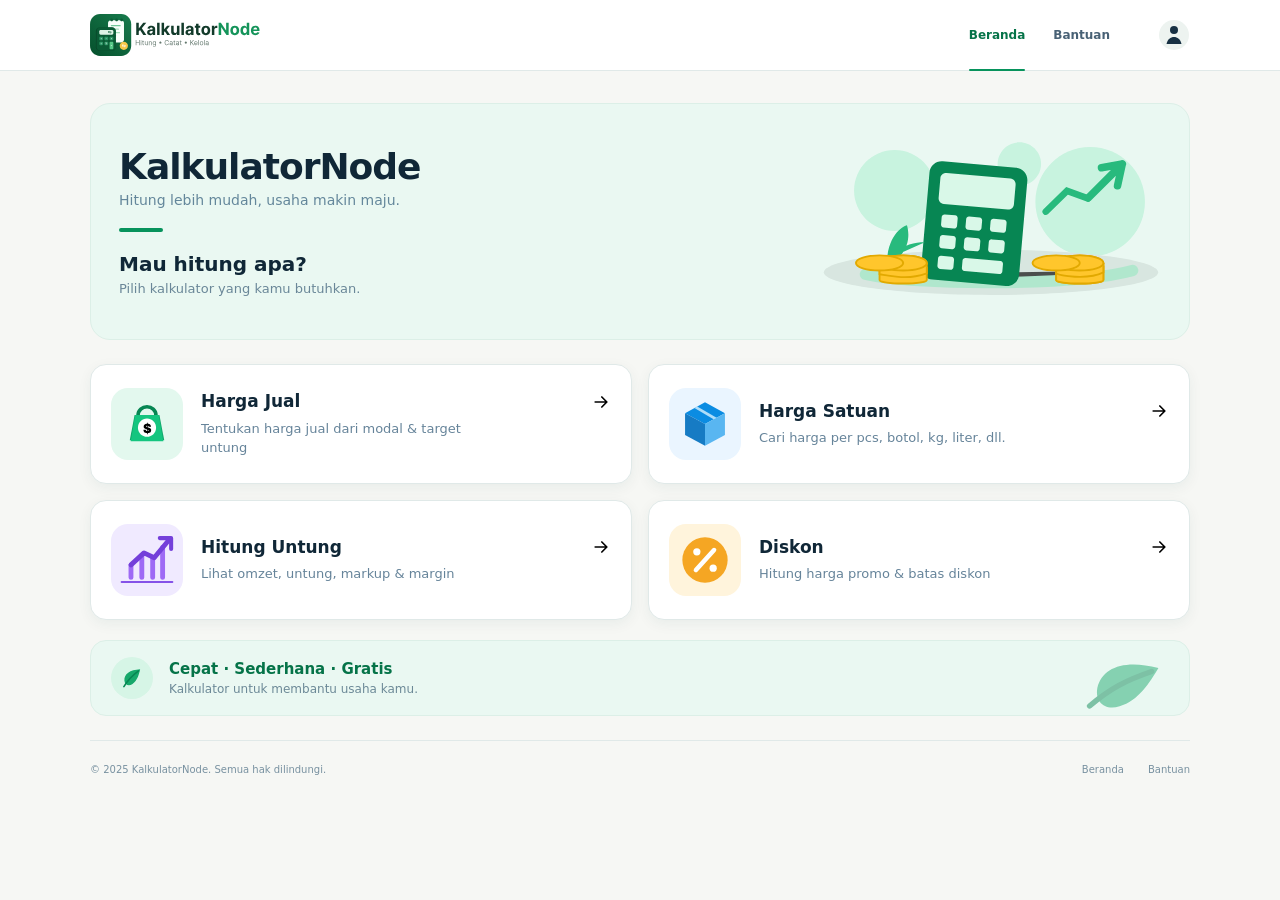
<file: index.html>
<!doctype html>
<html lang="id">
  <head>
    <meta charset="UTF-8" />
    <meta name="viewport" content="width=device-width, initial-scale=1.0" />

    <title>KalkulatorNode — Hitung jualan lebih cepat</title>
    <meta
      name="description"
      content="Kalkulator sederhana untuk membantu menghitung harga jual, harga satuan, keuntungan, dan diskon."
    />
    <meta
      name="google-site-verification"
      content="RHm2wVko2S-yrDGbqZK4yYRTkVYjeogiO4G1S4E4eOU"
    />

    <script
      async
      src="https://www.googletagmanager.com/gtag/js?id=G-4YCK82YBDP"
    ></script>
    <script>
      window.dataLayer = window.dataLayer || [];
      function gtag() {
        dataLayer.push(arguments);
      }
      gtag("js", new Date());
      gtag("config", "G-4YCK82YBDP");
    </script>

    <link rel="icon" type="image/svg+xml" href="assets/logo/favicon.svg" />
    <link rel="stylesheet" href="css/style.css" />
  </head>

  <body>
    <div class="app">
      <header class="site-header">
        <div class="site-header__inner">
          <a
            class="brand"
            href="index.html"
            aria-label="KalkulatorNode Beranda"
          >
            <img
              class="brand__full"
              src="assets/logo/logo-full.svg"
              alt="KalkulatorNode"
            />
          </a>

          <nav class="site-nav" aria-label="Navigasi utama">
            <a class="site-nav__link site-nav__link--active" href="index.html"
              >Beranda</a
            >
            <a class="site-nav__link" href="#bantuan">Bantuan</a>
          </nav>

          <img
            class="profile-icon"
            src="assets/icons/profile.svg"
            alt=""
            aria-hidden="true"
          />
        </div>
      </header>

      <main class="main">
        <section class="hero" aria-labelledby="hero-title">
          <div class="hero__content">
            <h1 id="hero-title">KalkulatorNode</h1>
            <p>Hitung lebih mudah, usaha makin maju.</p>
            <div class="hero__divider" aria-hidden="true"></div>
            <h2>Mau hitung apa?</h2>
            <span>Pilih kalkulator yang kamu butuhkan.</span>
          </div>
          <div class="hero__illustration">
            <img
              src="assets/illustration/calculator-finance.svg"
              alt="Ilustrasi kalkulator dan keuangan"
            />
          </div>
        </section>

        <section class="calculator-list" aria-label="Daftar kalkulator">
          <button class="calculator-card" data-calculator="harga-jual">
            <div class="calculator-icon calculator-icon--price">
              <img src="assets/icons/harga-jual.svg" alt="" />
            </div>

            <div class="calculator-content">
              <div class="calculator-title-row">
                <h2>Harga Jual</h2>
                <img
                  class="calculator-arrow"
                  src="assets/icons/arrow-right.svg"
                  alt=""
                />
              </div>

              <p>Tentukan harga jual dari modal &amp; target untung</p>
            </div>
          </button>

          <button class="calculator-card" data-calculator="harga-satuan">
            <div class="calculator-icon calculator-icon--unit">
              <img src="assets/icons/harga-satuan.svg" alt="" />
            </div>

            <div class="calculator-content">
              <div class="calculator-title-row">
                <h2>Harga Satuan</h2>
                <img
                  class="calculator-arrow"
                  src="assets/icons/arrow-right.svg"
                  alt=""
                />
              </div>

              <p>Cari harga per pcs, botol, kg, liter, dll.</p>
            </div>
          </button>

          <button class="calculator-card" data-calculator="hitung-untung">
            <div class="calculator-icon calculator-icon--profit">
              <img src="assets/icons/hitung-untung.svg" alt="" />
            </div>

            <div class="calculator-content">
              <div class="calculator-title-row">
                <h2>Hitung Untung</h2>
                <img
                  class="calculator-arrow"
                  src="assets/icons/arrow-right.svg"
                  alt=""
                />
              </div>

              <p>Lihat omzet, untung, markup &amp; margin</p>
            </div>
          </button>

          <button class="calculator-card" data-calculator="diskon">
            <div class="calculator-icon calculator-icon--discount">
              <img src="assets/icons/diskon.svg" alt="" />
            </div>

            <div class="calculator-content">
              <div class="calculator-title-row">
                <h2>Diskon</h2>
                <img
                  class="calculator-arrow"
                  src="assets/icons/arrow-right.svg"
                  alt=""
                />
              </div>

              <p>Hitung harga promo &amp; batas diskon</p>
            </div>
          </button>
        </section>

        <aside
          class="monetization-slot"
          data-adsense-slot
          aria-label="Iklan"
          hidden
        ></aside>

        <section
          class="quick-hint"
          id="bantuan"
          aria-label="Informasi KalkulatorNode"
        >
          <img class="quick-hint__icon" src="assets/icons/leaf.svg" alt="" />
          <div class="quick-hint__copy">
            <strong>Cepat · Sederhana · Gratis</strong>
            <p>Kalkulator untuk membantu usaha kamu.</p>
          </div>
          <img
            class="quick-hint__decoration"
            src="assets/icons/leaf.svg"
            alt=""
            aria-hidden="true"
          />
        </section>
      </main>

      <footer class="site-footer">
        <span>© 2025 KalkulatorNode. Semua hak dilindungi.</span>
        <nav aria-label="Navigasi footer">
          <a href="index.html">Beranda</a>
          <a href="#bantuan">Bantuan</a>
        </nav>
      </footer>
    </div>

    <script src="js/app.js"></script>
    <script src="js/adsense.js"></script>
  </body>
</html>
</file>
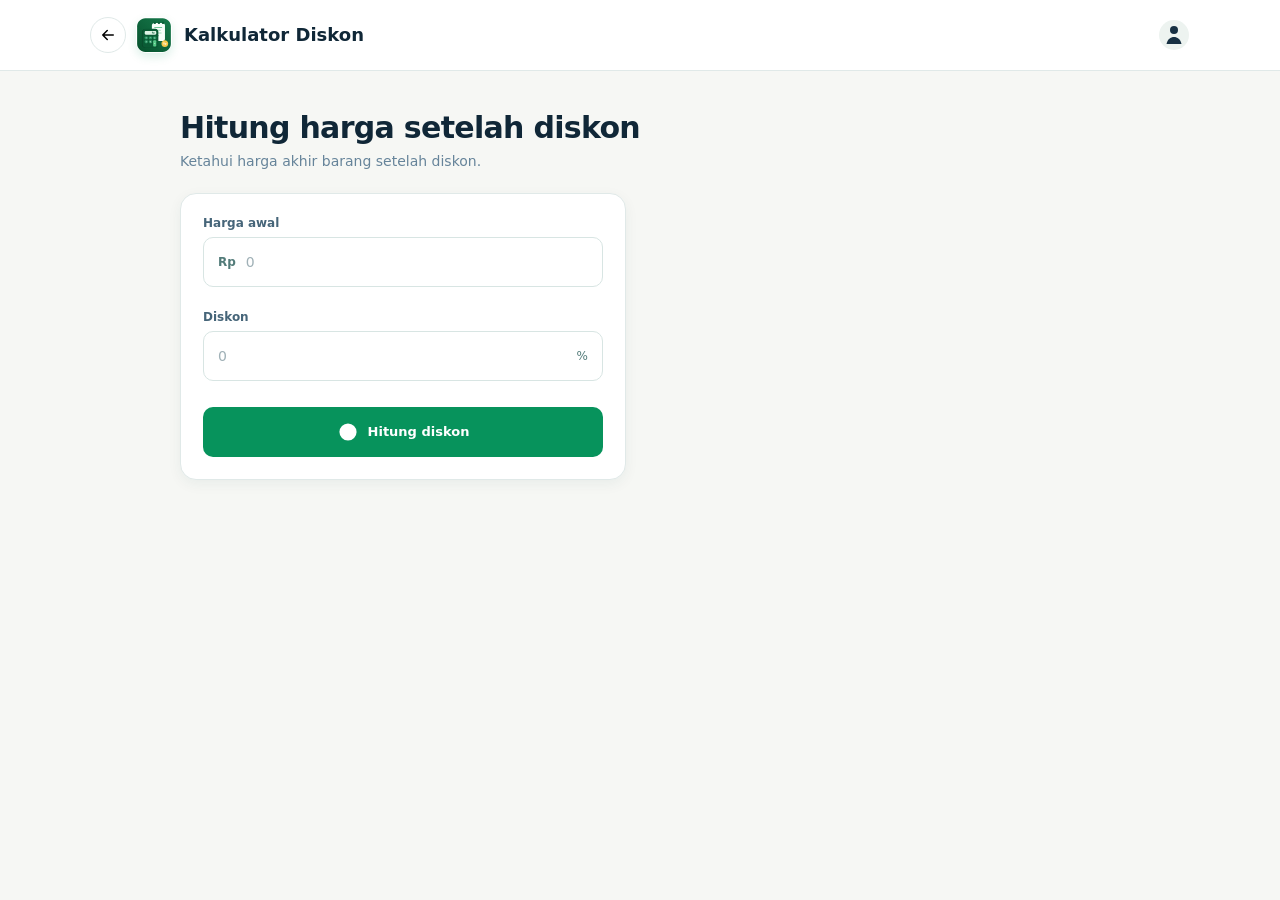
<file: diskon.html>
<!doctype html>
<html lang="id">
  <head>
    <meta charset="UTF-8" />
    <meta name="viewport" content="width=device-width, initial-scale=1.0" />

    <title>Kalkulator Diskon — KalkulatorNode</title>

    <link rel="icon" type="image/svg+xml" href="assets/logo/favicon.svg" />
    <link rel="stylesheet" href="css/style.css" />
  </head>

  <body>
    <header class="app-header">
      <div class="app-header__inner">
        <a href="index.html" class="back-button" aria-label="Kembali"
          ><img src="assets/icons/arrow-back.svg" alt=""
        /></a>
        <a class="brand" href="index.html" aria-label="KalkulatorNode Beranda"
          ><img
            class="brand__mark"
            src="assets/logo/logo-mark.svg"
            alt=""
          /><span class="brand__name">Kalkulator Diskon</span></a
        >
        <img
          class="profile-icon"
          src="assets/icons/profile.svg"
          alt=""
          aria-hidden="true"
        />
      </div>
    </header>

    <main class="calculator-page">
      <div class="calculator-heading">
        <h1>Hitung harga setelah diskon</h1>

        <p>Ketahui harga akhir barang setelah diskon.</p>
      </div>

      <div class="calculator-layout">
        <form class="calculator-form">
          <div class="form-group">
            <label for="harga-awal">Harga awal</label>

            <div class="input-wrapper currency-input">
              <span class="input-prefix">Rp</span>

              <input
                id="harga-awal"
                type="text"
                inputmode="numeric"
                autocomplete="off"
                placeholder="0"
                aria-describedby="harga-awal-error"
              />
            </div>

            <small class="input-error" id="harga-awal-error"></small>
          </div>

          <div class="form-group">
            <label for="diskon">Diskon</label>

            <div class="input-wrapper">
              <input
                id="diskon"
                type="number"
                inputmode="decimal"
                min="0"
                max="100"
                placeholder="0"
                aria-describedby="diskon-error"
              />

              <span>%</span>
            </div>

            <small class="input-error" id="diskon-error"></small>
          </div>

          <button type="button" class="primary-button" id="calculate-discount">
            <img src="assets/icons/diskon.svg" alt="" />
            Hitung diskon
          </button>
        </form>

        <div class="calculator-output">
          <!-- Hasil akan kita aktifkan di Step 9B -->
          <section class="result-card" hidden>
            <div class="result-header">
              <span class="result-eyebrow">Hasil perhitungan</span>

              <img class="result-check" src="assets/icons/check.svg" alt="" />
            </div>

            <div class="result-primary" aria-live="polite" aria-atomic="true">
              <span class="result-primary-label">Harga setelah diskon</span>

              <strong id="discount-result">Rp 80.000</strong>
            </div>

            <div class="result-grid">
              <div class="result-item">
                <span>Harga awal</span>
                <strong id="result-original-price">Rp 100.000</strong>
              </div>

              <div class="result-item">
                <span>Potongan</span>
                <strong id="result-discount-amount">Rp 20.000</strong>
              </div>

              <div class="result-item result-item-full">
                <span>Diskon</span>
                <strong id="result-discount-percent">20%</strong>
              </div>
            </div>
          </section>

          <aside
            class="monetization-slot"
            data-adsense-slot
            aria-label="Iklan"
            hidden
          ></aside>
        </div>
      </div>
    </main>
    <script src="js/core.js"></script>
    <script src="js/diskon.js"></script>
    <script src="js/adsense.js"></script>
  </body>
</html>
</file>
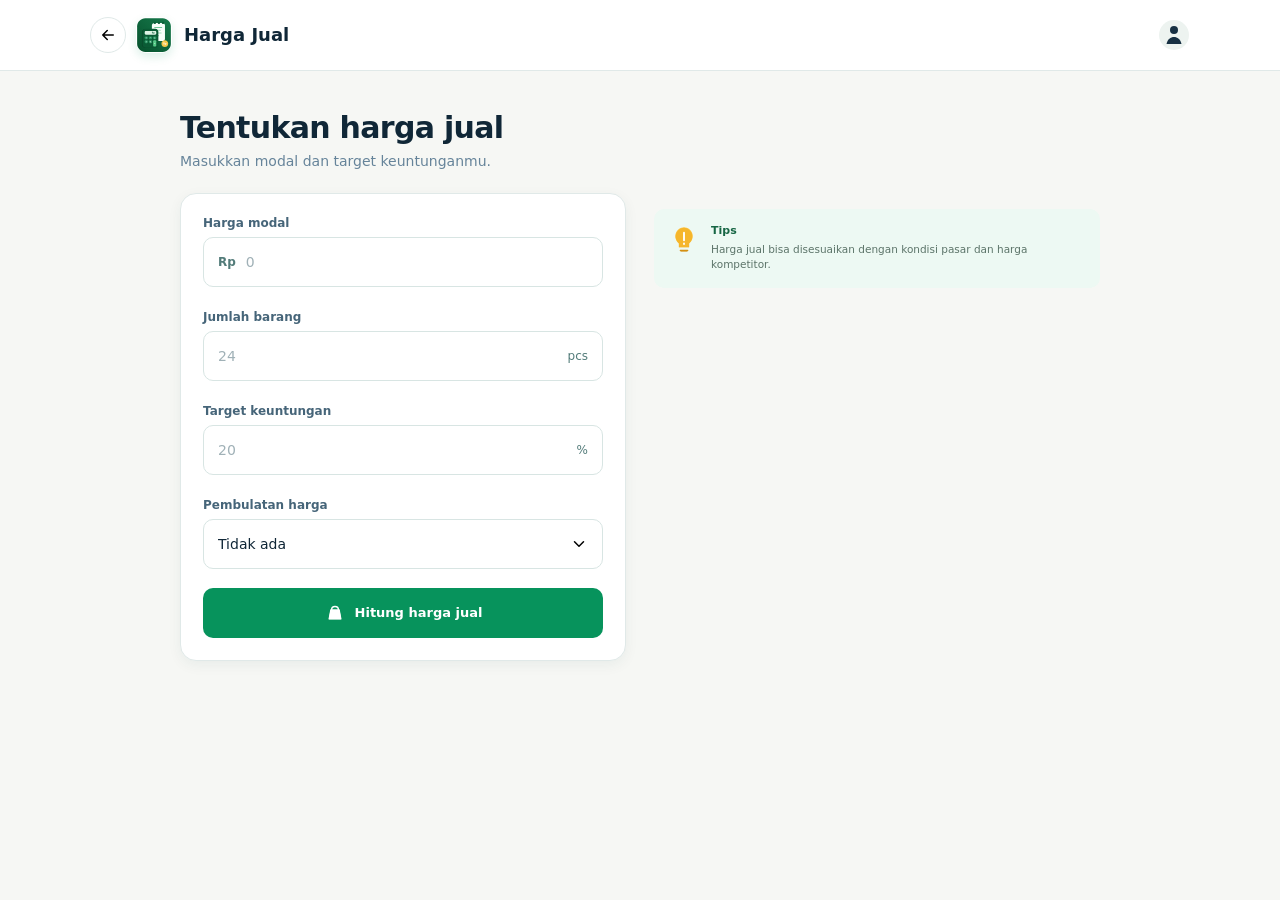
<file: harga-jual.html>
<!doctype html>
<html lang="id">
  <head>
    <meta charset="UTF-8" />
    <meta name="viewport" content="width=device-width, initial-scale=1.0" />

    <title>Harga Jual — KalkulatorNode</title>

    <link rel="icon" type="image/svg+xml" href="assets/logo/favicon.svg" />
    <link rel="stylesheet" href="css/style.css" />
  </head>

  <body>
    <header class="app-header">
      <div class="app-header__inner">
        <a href="index.html" class="back-button" aria-label="Kembali">
          <img src="assets/icons/arrow-back.svg" alt="" />
        </a>
        <a class="brand" href="index.html" aria-label="KalkulatorNode Beranda">
          <img class="brand__mark" src="assets/logo/logo-mark.svg" alt="" />
          <span class="brand__name">Harga Jual</span>
        </a>
        <img
          class="profile-icon"
          src="assets/icons/profile.svg"
          alt=""
          aria-hidden="true"
        />
      </div>
    </header>

    <main class="calculator-page">
      <div class="calculator-heading">
        <h1>Tentukan harga jual</h1>

        <p>Masukkan modal dan target keuntunganmu.</p>
      </div>

      <div class="calculator-layout">
        <form class="calculator-form">
          <div class="form-group">
            <label for="modal"> Harga modal </label>

            <div class="input-wrapper currency-input">
              <span class="input-prefix">Rp</span>

              <input
                type="text"
                id="modal"
                inputmode="numeric"
                autocomplete="off"
                placeholder="0"
                aria-describedby="modal-error"
              />
            </div>

            <small class="input-error" id="modal-error"></small>
          </div>

          <div class="form-group">
            <label for="jumlah"> Jumlah barang </label>

            <div class="input-wrapper">
              <input
                id="jumlah"
                type="number"
                inputmode="numeric"
                placeholder="24"
                aria-describedby="jumlah-error"
              />

              <span>pcs</span>
            </div>

            <small class="input-error" id="jumlah-error"></small>
          </div>

          <div class="form-group">
            <label for="keuntungan"> Target keuntungan </label>

            <div class="input-wrapper">
              <input
                id="keuntungan"
                type="number"
                inputmode="decimal"
                placeholder="20"
                aria-describedby="keuntungan-error"
              />

              <span>%</span>
            </div>

            <small class="input-error" id="keuntungan-error"></small>
          </div>

          <div class="form-group">
            <label for="pembulatan"> Pembulatan harga </label>

            <div class="input-wrapper select-wrapper">
              <select id="pembulatan">
                <option value="0">Tidak ada</option>
                <option value="100">Rp 100</option>
                <option value="500">Rp 500</option>
                <option value="1000">Rp 1.000</option>
              </select>

              <img
                class="select-arrow"
                src="assets/icons/select-arrow.svg"
                alt=""
              />
            </div>
          </div>

          <button
            type="button"
            class="primary-button"
            id="calculate-selling-price"
          >
            <img src="assets/icons/harga-jual.svg" alt="" />
            Hitung harga jual
          </button>
        </form>

        <div class="calculator-output">
          <!-- Hasil akan kita aktifkan di Step 9B -->
          <section class="result-card" hidden>
            <div class="result-header">
              <span class="result-eyebrow">Hasil perhitungan</span>
              <img class="result-check" src="assets/icons/check.svg" alt="" />
            </div>

            <div class="result-primary" aria-live="polite" aria-atomic="true">
              <span class="result-primary-label"> Harga jual / pcs </span>

              <strong id="selling-price-result"> Rp 6.000 </strong>
            </div>

            <div class="result-grid">
              <div class="result-item">
                <span> Modal / pcs </span>

                <strong id="result-modal"> Rp 5.000 </strong>
              </div>

              <div class="result-item">
                <span> Untung / pcs </span>

                <strong id="result-profit"> Rp 1.000 </strong>
              </div>

              <div class="result-item result-item-full">
                <span> Total untung </span>

                <strong id="result-total-profit"> Rp 24.000 </strong>
              </div>
            </div>

            <div class="result-meta">
              <span id="result-markup"> Markup 20% </span>

              <span>•</span>

              <span id="result-margin"> Margin 16,7% </span>
            </div>
          </section>

          <aside class="tip-card">
            <img
              class="tip-icon"
              src="assets/icons/tip.svg"
              alt=""
              aria-hidden="true"
            />

            <div>
              <strong>Tips</strong>

              <p>
                Harga jual bisa disesuaikan dengan kondisi pasar dan harga
                kompetitor.
              </p>
            </div>
          </aside>

          <aside
            class="monetization-slot"
            data-adsense-slot
            aria-label="Iklan"
            hidden
          ></aside>
        </div>
      </div>
    </main>
    <script src="js/core.js"></script>
    <script src="js/harga-jual.js"></script>
    <script src="js/adsense.js"></script>
  </body>
</html>
</file>
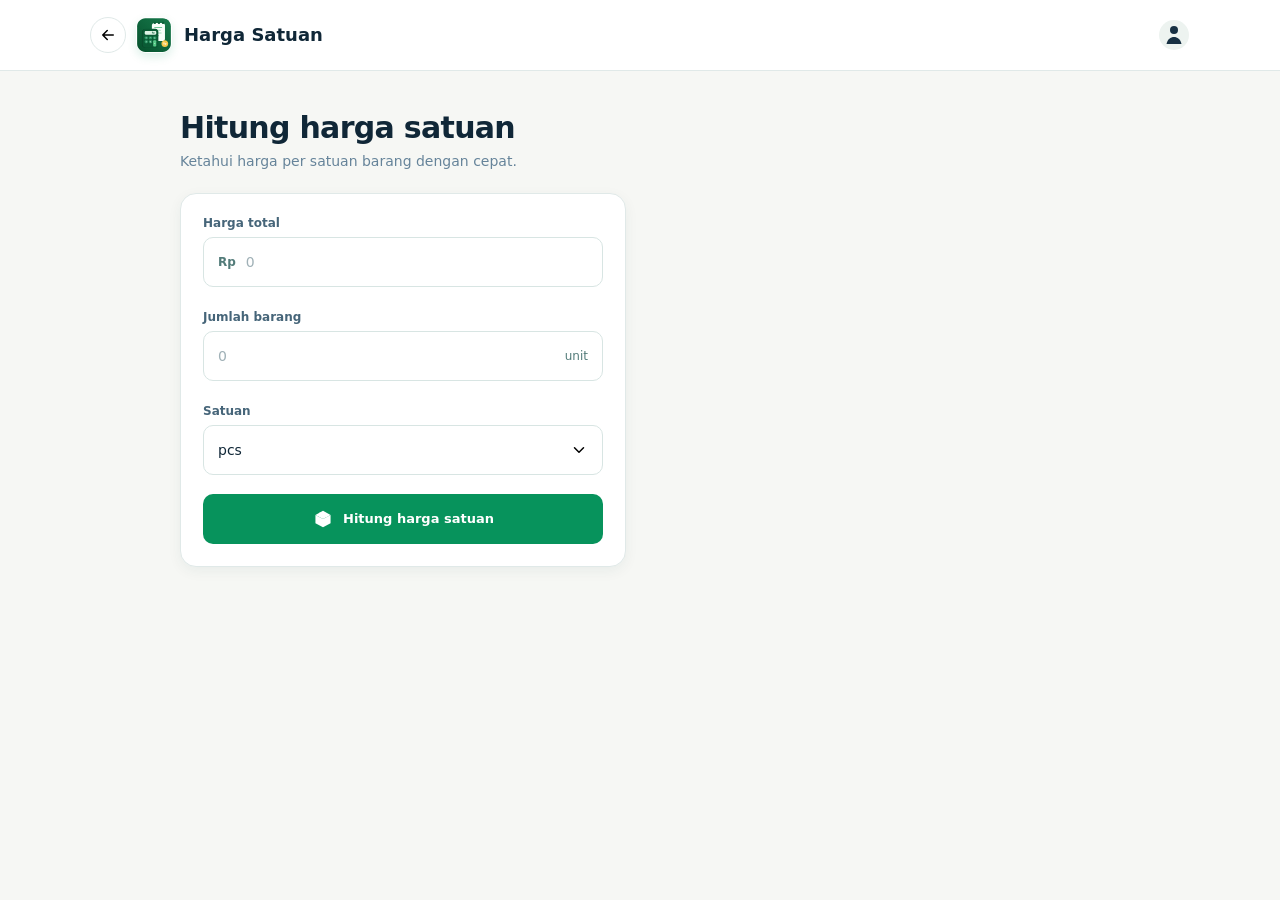
<file: harga-satuan.html>
<!doctype html>
<html lang="id">
  <head>
    <meta charset="UTF-8" />
    <meta name="viewport" content="width=device-width, initial-scale=1.0" />

    <title>Harga Satuan — KalkulatorNode</title>

    <link rel="icon" type="image/svg+xml" href="assets/logo/favicon.svg" />
    <link rel="stylesheet" href="css/style.css" />
  </head>

  <body>
    <header class="app-header">
      <div class="app-header__inner">
        <a href="index.html" class="back-button" aria-label="Kembali"
          ><img src="assets/icons/arrow-back.svg" alt=""
        /></a>
        <a class="brand" href="index.html" aria-label="KalkulatorNode Beranda"
          ><img
            class="brand__mark"
            src="assets/logo/logo-mark.svg"
            alt=""
          /><span class="brand__name">Harga Satuan</span></a
        >
        <img
          class="profile-icon"
          src="assets/icons/profile.svg"
          alt=""
          aria-hidden="true"
        />
      </div>
    </header>

    <main class="calculator-page">
      <div class="calculator-heading">
        <h1>Hitung harga satuan</h1>

        <p>Ketahui harga per satuan barang dengan cepat.</p>
      </div>

      <div class="calculator-layout">
        <form class="calculator-form">
          <div class="form-group">
            <label for="harga-total">Harga total</label>

            <div class="input-wrapper currency-input">
              <span class="input-prefix">Rp</span>

              <input
                id="harga-total"
                type="text"
                inputmode="numeric"
                autocomplete="off"
                placeholder="0"
                aria-describedby="harga-total-error"
              />
            </div>

            <small class="input-error" id="harga-total-error"></small>
          </div>

          <div class="form-group">
            <label for="jumlah-satuan">Jumlah barang</label>

            <div class="input-wrapper">
              <input
                id="jumlah-satuan"
                type="number"
                inputmode="numeric"
                placeholder="0"
                aria-describedby="jumlah-satuan-error"
              />

              <span>unit</span>
            </div>

            <small class="input-error" id="jumlah-satuan-error"></small>
          </div>

          <div class="form-group">
            <label for="satuan">Satuan</label>

            <div class="input-wrapper select-wrapper">
              <select id="satuan">
                <option value="pcs" selected>pcs</option>
                <option value="pack">pack</option>
                <option value="dus">dus</option>
                <option value="box">box</option>
              </select>

              <img
                class="select-arrow"
                src="assets/icons/select-arrow.svg"
                alt=""
              />
            </div>
          </div>

          <button
            type="button"
            class="primary-button"
            id="calculate-unit-price"
          >
            <img src="assets/icons/harga-satuan.svg" alt="" />
            Hitung harga satuan
          </button>
        </form>

        <div class="calculator-output">
          <!-- Hasil akan kita aktifkan di Step 9B -->
          <section class="result-card" hidden>
            <div class="result-header">
              <span class="result-eyebrow">Hasil perhitungan</span>

              <img class="result-check" src="assets/icons/check.svg" alt="" />
            </div>

            <div class="result-primary" aria-live="polite" aria-atomic="true">
              <span class="result-primary-label">Harga / satuan</span>

              <strong id="unit-price-result">Rp 5.000</strong>
            </div>

            <div class="result-grid">
              <div class="result-item">
                <span>Harga total</span>
                <strong id="result-total-price">Rp 120.000</strong>
              </div>

              <div class="result-item">
                <span>Jumlah</span>
                <strong id="result-unit-count">24 pcs</strong>
              </div>
            </div>
          </section>

          <aside
            class="monetization-slot"
            data-adsense-slot
            aria-label="Iklan"
            hidden
          ></aside>
        </div>
      </div>
    </main>
    <script src="js/core.js"></script>
    <script src="js/harga-satuan.js"></script>
    <script src="js/adsense.js"></script>
  </body>
</html>
</file>
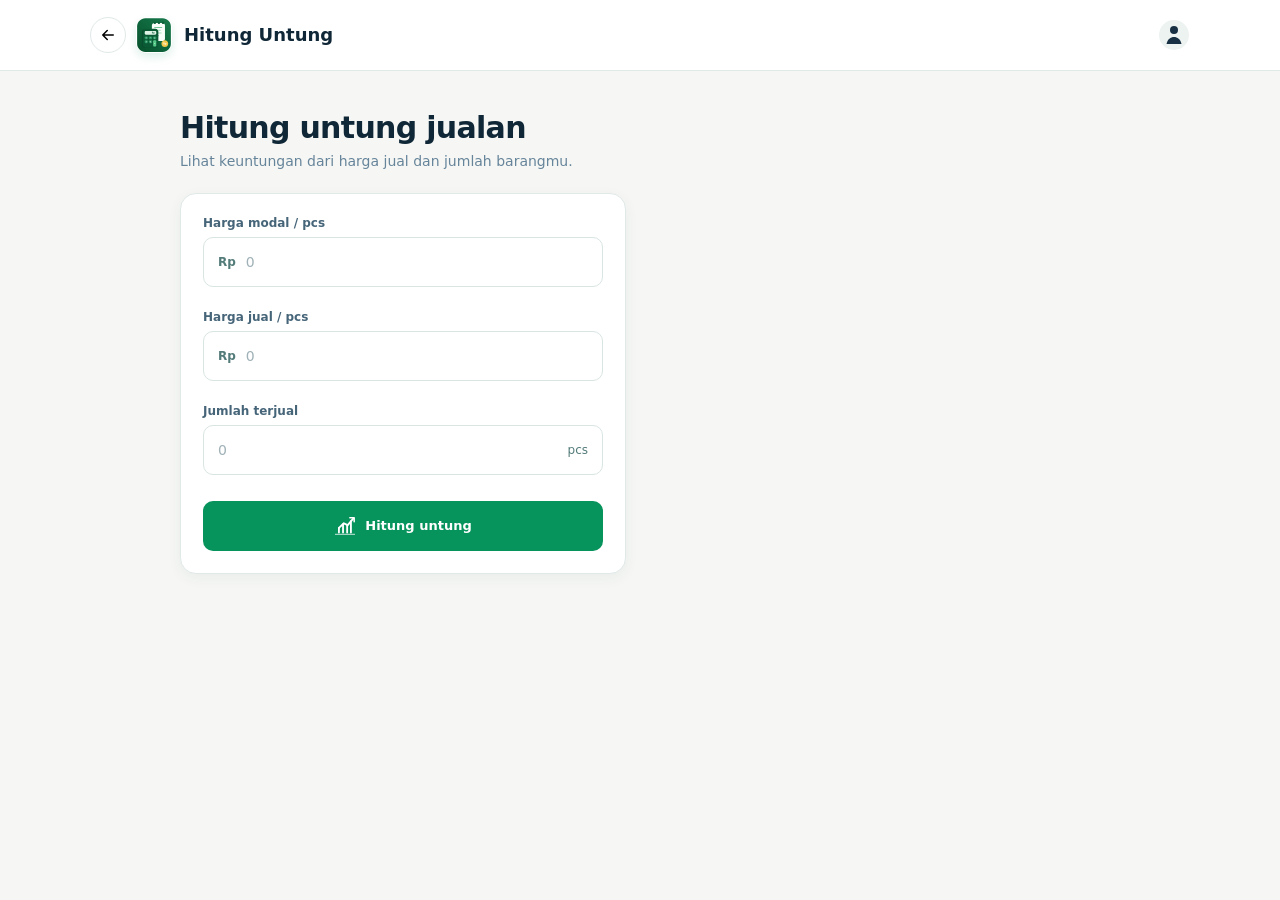
<file: harga-untung.html>
<!doctype html>
<html lang="id">
  <head>
    <meta charset="UTF-8" />
    <meta name="viewport" content="width=device-width, initial-scale=1.0" />

    <title>Hitung Untung — KalkulatorNode</title>

    <link rel="icon" type="image/svg+xml" href="assets/logo/favicon.svg" />
    <link rel="stylesheet" href="css/style.css" />
  </head>

  <body>
    <header class="app-header">
      <div class="app-header__inner">
        <a href="index.html" class="back-button" aria-label="Kembali"
          ><img src="assets/icons/arrow-back.svg" alt=""
        /></a>
        <a class="brand" href="index.html" aria-label="KalkulatorNode Beranda"
          ><img
            class="brand__mark"
            src="assets/logo/logo-mark.svg"
            alt=""
          /><span class="brand__name">Hitung Untung</span></a
        >
        <img
          class="profile-icon"
          src="assets/icons/profile.svg"
          alt=""
          aria-hidden="true"
        />
      </div>
    </header>

    <main class="calculator-page">
      <div class="calculator-heading">
        <h1>Hitung untung jualan</h1>

        <p>Lihat keuntungan dari harga jual dan jumlah barangmu.</p>
      </div>

      <div class="calculator-layout">
        <form class="calculator-form">
          <div class="form-group">
            <label for="modal-untung">Harga modal / pcs</label>

            <div class="input-wrapper currency-input">
              <span class="input-prefix">Rp</span>

              <input
                id="modal-untung"
                type="text"
                inputmode="numeric"
                autocomplete="off"
                placeholder="0"
                aria-describedby="modal-untung-error"
              />
            </div>

            <small class="input-error" id="modal-untung-error"></small>
          </div>

          <div class="form-group">
            <label for="jual-untung">Harga jual / pcs</label>

            <div class="input-wrapper currency-input">
              <span class="input-prefix">Rp</span>

              <input
                id="jual-untung"
                type="text"
                inputmode="numeric"
                autocomplete="off"
                placeholder="0"
                aria-describedby="jual-untung-error"
              />
            </div>

            <small class="input-error" id="jual-untung-error"></small>
          </div>

          <div class="form-group">
            <label for="jumlah-untung">Jumlah terjual</label>

            <div class="input-wrapper">
              <input
                id="jumlah-untung"
                type="number"
                inputmode="numeric"
                placeholder="0"
                aria-describedby="jumlah-untung-error"
              />

              <span>pcs</span>
            </div>

            <small class="input-error" id="jumlah-untung-error"></small>
          </div>

          <button type="button" class="primary-button" id="calculate-profit">
            <img src="assets/icons/hitung-untung.svg" alt="" />
            Hitung untung
          </button>
        </form>

        <div class="calculator-output">
          <!-- Hasil akan kita aktifkan di Step 9B -->
          <section class="result-card" hidden>
            <div class="result-header">
              <span class="result-eyebrow">Hasil perhitungan</span>

              <img class="result-check" src="assets/icons/check.svg" alt="" />
            </div>

            <div class="result-primary" aria-live="polite" aria-atomic="true">
              <span class="result-primary-label">Total untung</span>

              <strong id="profit-result">Rp 24.000</strong>
            </div>

            <div class="result-grid">
              <div class="result-item">
                <span>Untung / pcs</span>
                <strong id="result-profit-per-unit">Rp 1.000</strong>
              </div>

              <div class="result-item">
                <span>Jumlah terjual</span>
                <strong id="result-profit-count">24 pcs</strong>
              </div>

              <div class="result-item">
                <span>Modal / pcs</span>
                <strong id="result-profit-modal">Rp 5.000</strong>
              </div>

              <div class="result-item">
                <span>Harga jual / pcs</span>
                <strong id="result-profit-selling">Rp 6.000</strong>
              </div>
            </div>

            <div class="result-meta">
              <span id="profit-markup">Markup 20%</span>
              <span>•</span>
              <span id="profit-margin">Margin 16,7%</span>
            </div>
          </section>

          <aside
            class="monetization-slot"
            data-adsense-slot
            aria-label="Iklan"
            hidden
          ></aside>
        </div>
      </div>
    </main>
    <script src="js/core.js"></script>
    <script src="js/harga-untung.js"></script>
    <script src="js/adsense.js"></script>
  </body>
</html>
</file>
<file: css/style.css>
@import url("./tokens.css");
@import url("./base.css");
@import url("./layout.css");
@import url("./components.css");
@import url("./calculator.css");
@import url("./responsive.css");
</file>
